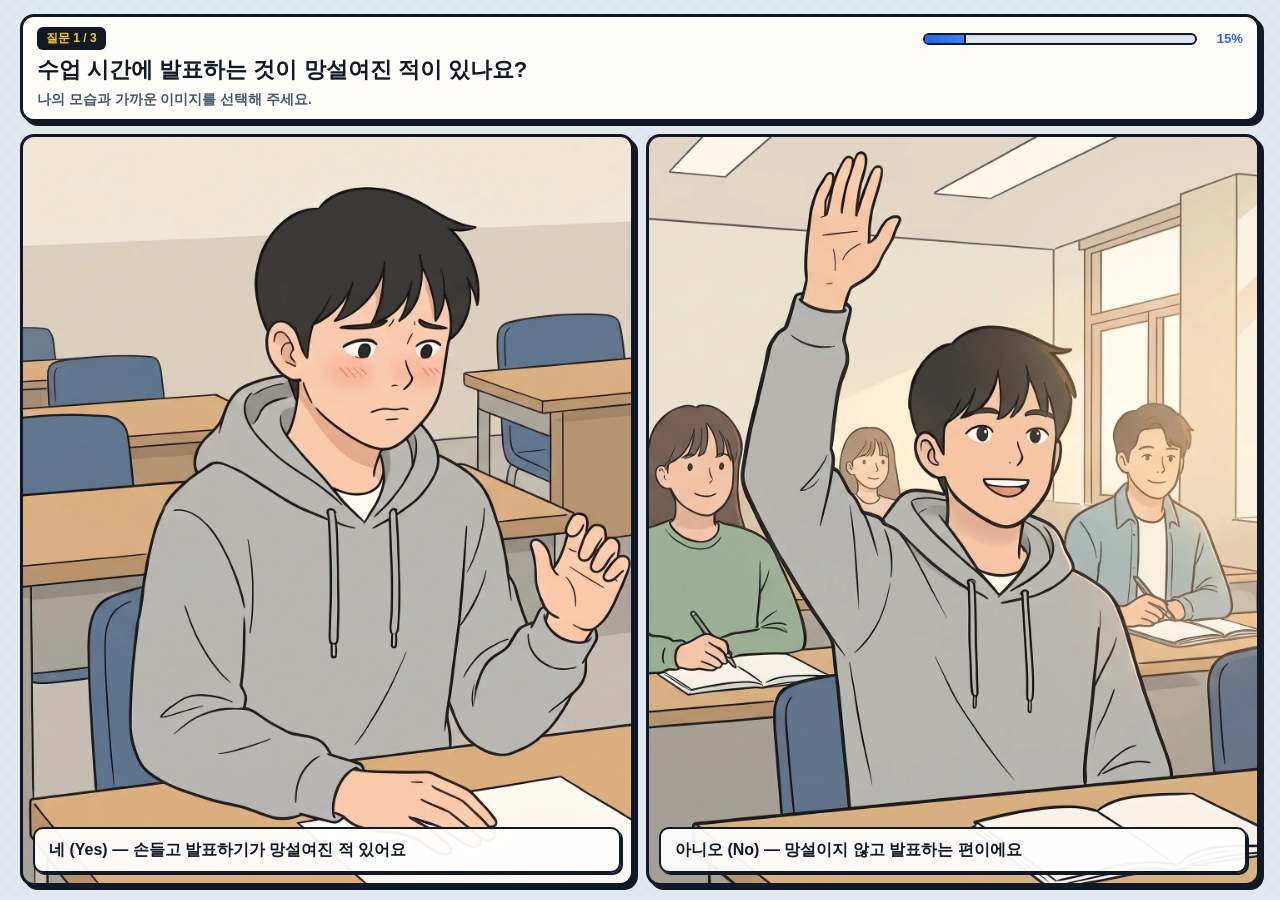
<file: index.html>
<!doctype html>
<html lang="ko">
  <head>
    <meta charset="UTF-8" />
    <meta name="viewport" content="width=device-width, initial-scale=1.0" />
    <title>질문 1 - 용기가 곧 배려다!</title>
    <link rel="stylesheet" href="common.css" />
  </head>
  <body>
    <div class="toon-page">
      <header class="narration-bar">
        <div class="header-top">
          <span class="step-tag" id="stepTag">질문 1 / 3</span>
          <div class="gauge-wrap">
            <div class="gauge-track">
              <div class="gauge-fill" id="gaugeFill" style="width: 15%"></div>
            </div>
            <span class="gauge-text" id="gaugeText">15%</span>
          </div>
          <button
            class="rewind-btn"
            id="backBtn"
            style="display: none"
            onclick="backToYn()"
          >
            ◀ 이전
          </button>
        </div>
        <h1 class="speech-question" id="qText">
          수업 시간에 발표하는 것이 망설여진 적이 있나요?
        </h1>
        <p class="speech-guide" id="qGuide">
          나의 모습과 가까운 이미지를 선택해 주세요.
        </p>
      </header>

      <main class="cut-stage">
        <div class="scene-anim" id="sceneYn">
          <div class="cut-grid cuts-2">
            <div class="toon-cut" onclick="pickYn(this, 'Yes')">
              <img src="images/1q_1.webp" alt="발표를 망설이는 모습" />
              <div class="sfx-stamp">망설임 💭</div>
              <div class="cut-dialogue">
                네 (Yes) — 손들고 발표하기가 망설여진 적 있어요
              </div>
            </div>

            <div class="toon-cut" onclick="pickYn(this, 'No')">
              <img src="images/1q_2.webp" alt="발표하는 모습" />
              <div class="sfx-stamp">적극 참여 🙋‍♂️</div>
              <div class="cut-dialogue">
                아니오 (No) — 망설이지 않고 발표하는 편이에요
              </div>
            </div>
          </div>
        </div>

        <div class="scene-anim" id="sceneReasons" style="display: none">
          <div class="cut-grid" id="reasonsCutGrid"></div>
        </div>
      </main>
    </div>

    <script>
      const q1Cuts = {
        Yes: [
          {
            text: '다른 사람들의 시선이 신경 쓰여서',
            sfx: '시선의식 👀',
            img: 'images/1q_y_1.webp',
          },
          {
            text: '답을 몰라서',
            sfx: '어려움 ❓',
            img: 'images/1q_y_2.webp',
          },
          {
            text: '자신이 없어서',
            sfx: '걱정 💦',
            img: 'images/1q_y_3.webp',
          },
          {
            text: '분위기를 깨뜨릴까 봐',
            sfx: '조심스러움 🤫',
            img: 'images/q1n_4.webp',
          },
          {
            text: '먼저 말하기 어색해서',
            sfx: '어색함 😅',
            img: 'images/q1n_5.webp',
          },
        ],
        No: [
          {
            text: '교수님이 민망하실까 봐',
            sfx: '배려 🤝',
            img: 'images/1q_n_1.webp',
          },
          {
            text: '나의 생각을 표현하고 싶어서',
            sfx: '의견표현 💡',
            img: 'images/1q_n_2.webp',
          },
          {
            text: '발표에 자신이 있어서',
            sfx: '자신감 ✨',
            img: 'images/1q_n_3.webp',
          },
          {
            text: '정답을 알아서',
            sfx: '명쾌함 🎯',
            img: 'images/1q_n_4.webp',
          },
        ],
      }

      function setGauge(percent) {
        document.getElementById('gaugeFill').style.width = percent + '%'
        document.getElementById('gaugeText').innerText = percent + '%'
      }

      function pickYn(cutEl, answer) {
        cutEl.classList.add('action-picked')
        sessionStorage.setItem('q1', answer)

        setTimeout(() => {
          setGauge(30)
          document.getElementById('sceneYn').style.display = 'none'
          document.getElementById('sceneReasons').style.display = 'flex'
          document.getElementById('backBtn').style.display = 'inline-block'
          document.getElementById('stepTag').innerText = '질문 1-1 / 3'
          document.getElementById('qText').innerText =
            answer === 'Yes'
              ? '발표가 망설여졌던 가장 큰 이유는 무엇인가요?'
              : '망설이지 않고 발표할 수 있었던 이유는 무엇인가요?'
          document.getElementById('qGuide').innerText =
            '가장 공감되는 이유 하나를 선택해 주세요.'

          const grid = document.getElementById('reasonsCutGrid')
          grid.className =
            'cut-grid ' + (answer === 'Yes' ? 'cuts-5' : 'cuts-4')
          grid.innerHTML = ''

          q1Cuts[answer].forEach((item) => {
            const div = document.createElement('div')
            div.className = 'toon-cut'
            div.innerHTML = `
          <img src="${item.img}" alt="${item.text}">
          <div class="sfx-stamp">${item.sfx}</div>
          <div class="cut-dialogue">${item.text}</div>
        `
            div.onclick = () => pickReasonAndNext(div, item.text)
            grid.appendChild(div)
          })
        }, 260)
      }

      function backToYn() {
        setGauge(15)
        document
          .querySelectorAll('#sceneYn .toon-cut')
          .forEach((el) => el.classList.remove('action-picked'))
        document.getElementById('sceneReasons').style.display = 'none'
        document.getElementById('sceneYn').style.display = 'flex'
        document.getElementById('backBtn').style.display = 'none'
        document.getElementById('stepTag').innerText = '질문 1 / 3'
        document.getElementById('qText').innerText =
          '수업 시간에 발표하는 것이 망설여진 적이 있나요?'
        document.getElementById('qGuide').innerText =
          '나의 모습과 가까운 이미지를 선택해 주세요.'
      }

      function pickReasonAndNext(cutEl, reasonText) {
        cutEl.classList.add('action-picked')
        sessionStorage.setItem('q1_reason', reasonText)
        setGauge(45)

        setTimeout(() => {
          document.body.classList.add('page-exit')
          setTimeout(() => {
            window.location.href = 'q2.html'
          }, 220)
        }, 260)
      }
    </script>
  </body>
</html>
</file>
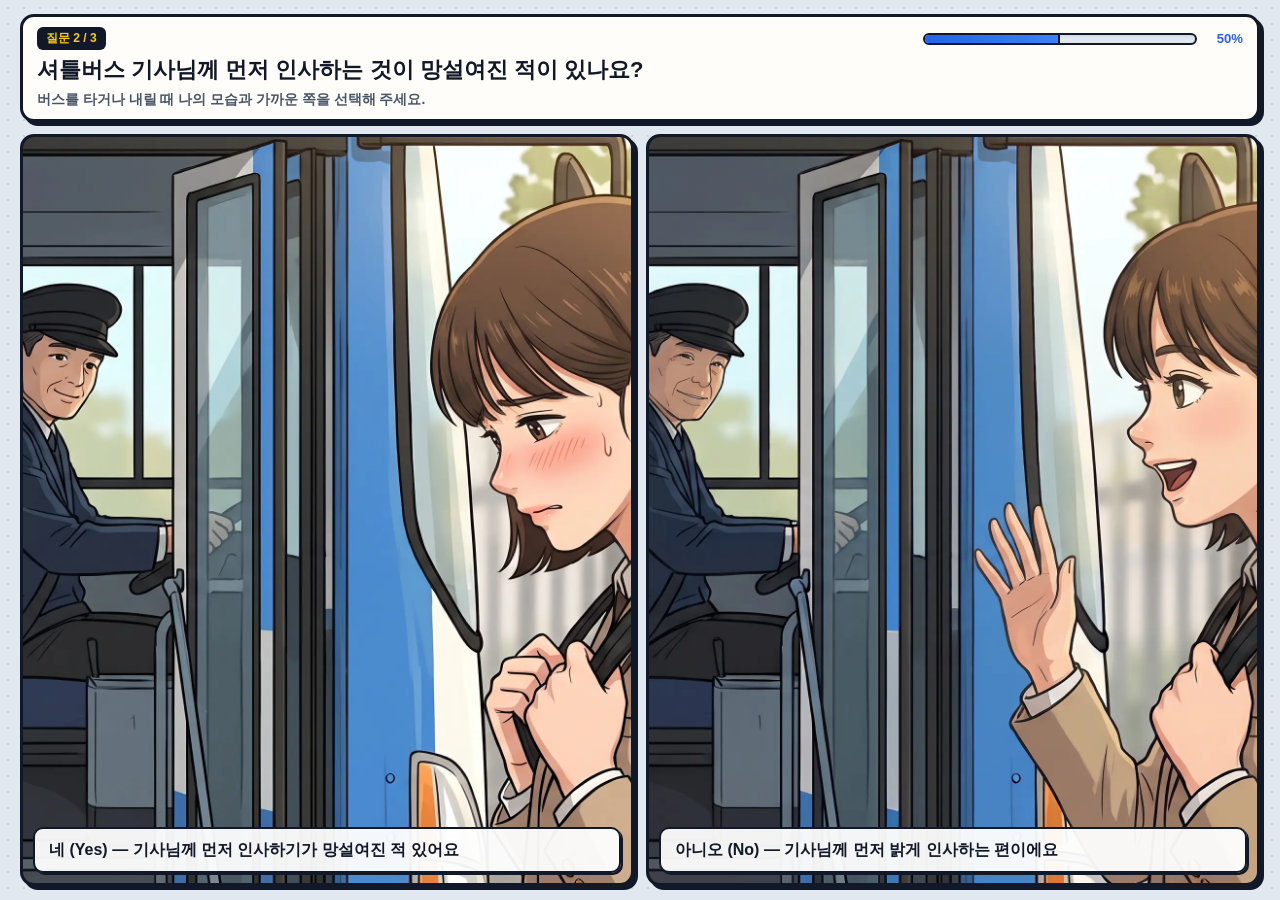
<file: q2.html>
<!doctype html>
<html lang="ko">
  <head>
    <meta charset="UTF-8" />
    <meta name="viewport" content="width=device-width, initial-scale=1.0" />
    <title>질문 2 - 용기가 곧 배려다!</title>
    <link rel="stylesheet" href="common.css" />
  </head>
  <body>
    <div class="toon-page">
      <header class="narration-bar">
        <div class="header-top">
          <span class="step-tag" id="stepTag">질문 2 / 3</span>
          <div class="gauge-wrap">
            <div class="gauge-track">
              <div class="gauge-fill" id="gaugeFill" style="width: 50%"></div>
            </div>
            <span class="gauge-text" id="gaugeText">50%</span>
          </div>
          <button
            class="rewind-btn"
            id="backBtn"
            style="display: none"
            onclick="backToYn()"
          >
            ◀ 이전
          </button>
        </div>
        <h1 class="speech-question" id="qText">
          셔틀버스 기사님께 먼저 인사하는 것이 망설여진 적이 있나요?
        </h1>
        <p class="speech-guide" id="qGuide">
          버스를 타거나 내릴 때 나의 모습과 가까운 쪽을 선택해 주세요.
        </p>
      </header>

      <main class="cut-stage">
        <div class="scene-anim" id="sceneYn">
          <div class="cut-grid cuts-2">
            <div class="toon-cut" onclick="pickYn(this, 'Yes')">
              <img src="images/q2_1.webp" alt="인사를 망설이는 모습" />
              <div class="sfx-stamp">망설임 💭</div>
              <div class="cut-dialogue">
                네 (Yes) — 기사님께 먼저 인사하기가 망설여진 적 있어요
              </div>
            </div>

            <div class="toon-cut" onclick="pickYn(this, 'No')">
              <img src="images/q2_2.webp" alt="밝게 인사하는 모습" />
              <div class="sfx-stamp">반가운 인사 👋</div>
              <div class="cut-dialogue">
                아니오 (No) — 기사님께 먼저 밝게 인사하는 편이에요
              </div>
            </div>
          </div>
        </div>

        <div class="scene-anim" id="sceneReasons" style="display: none">
          <div class="cut-grid cuts-3" id="reasonsCutGrid"></div>
        </div>
      </main>
    </div>

    <script>
      const q2Cuts = {
        Yes: [
          {
            text: '다른 사람들의 시선이 신경 쓰여서',
            sfx: '시선의식 👀',
            img: 'images/q2y_1.webp',
          },
          {
            text: '인사를 안 받아줄까 봐',
            sfx: '걱정 💧',
            img: 'images/q2y_2.webp',
          },
          {
            text: '어색해서',
            sfx: '어색함 😅',
            img: 'images/q2y_3.webp',
          },
        ],
        No: [
          {
            text: '감사한 마음을 표현하고 싶어서',
            sfx: '감사 표현 💖',
            img: 'images/q2n_1.webp',
          },
          {
            text: '인사는 기본적인 예의라고 생각해서',
            sfx: '기본 예의 ✨',
            img: 'images/q2n_2.webp',
          },
          {
            text: '인사가 습관이 되어서',
            sfx: '자연스러움 🌿',
            img: 'images/q2n_3.webp',
          },
        ],
      }

      function setGauge(percent) {
        document.getElementById('gaugeFill').style.width = percent + '%'
        document.getElementById('gaugeText').innerText = percent + '%'
      }

      function pickYn(cutEl, answer) {
        cutEl.classList.add('action-picked')
        sessionStorage.setItem('q2', answer)

        setTimeout(() => {
          setGauge(65)
          document.getElementById('sceneYn').style.display = 'none'
          document.getElementById('sceneReasons').style.display = 'flex'
          document.getElementById('backBtn').style.display = 'inline-block'
          document.getElementById('stepTag').innerText = '질문 2-1 / 3'
          document.getElementById('qText').innerText =
            answer === 'Yes'
              ? '기사님께 인사가 망설여졌던 이유는 무엇인가요?'
              : '망설이지 않고 먼저 인사할 수 있었던 이유는 무엇인가요?'
          document.getElementById('qGuide').innerText =
            '가장 공감되는 이유 하나를 선택해 주세요.'

          const grid = document.getElementById('reasonsCutGrid')
          grid.innerHTML = ''
          q2Cuts[answer].forEach((item) => {
            const div = document.createElement('div')
            div.className = 'toon-cut'
            div.innerHTML = `
          <img src="${item.img}" alt="${item.text}">
          <div class="sfx-stamp">${item.sfx}</div>
          <div class="cut-dialogue">${item.text}</div>
        `
            div.onclick = () => pickReasonAndNext(div, item.text)
            grid.appendChild(div)
          })
        }, 260)
      }

      function backToYn() {
        setGauge(50)
        document
          .querySelectorAll('#sceneYn .toon-cut')
          .forEach((el) => el.classList.remove('action-picked'))
        document.getElementById('sceneReasons').style.display = 'none'
        document.getElementById('sceneYn').style.display = 'flex'
        document.getElementById('backBtn').style.display = 'none'
        document.getElementById('stepTag').innerText = '질문 2 / 3'
        document.getElementById('qText').innerText =
          '셔틀버스 기사님께 먼저 인사하는 것이 망설여진 적이 있나요?'
        document.getElementById('qGuide').innerText =
          '버스를 타거나 내릴 때 나의 모습과 가까운 쪽을 선택해 주세요.'
      }

      function pickReasonAndNext(cutEl, reasonText) {
        cutEl.classList.add('action-picked')
        sessionStorage.setItem('q2_reason', reasonText)
        setGauge(75)

        setTimeout(() => {
          document.body.classList.add('page-exit')
          setTimeout(() => {
            window.location.href = 'q3.html'
          }, 220)
        }, 260)
      }
    </script>
  </body>
</html>
</file>
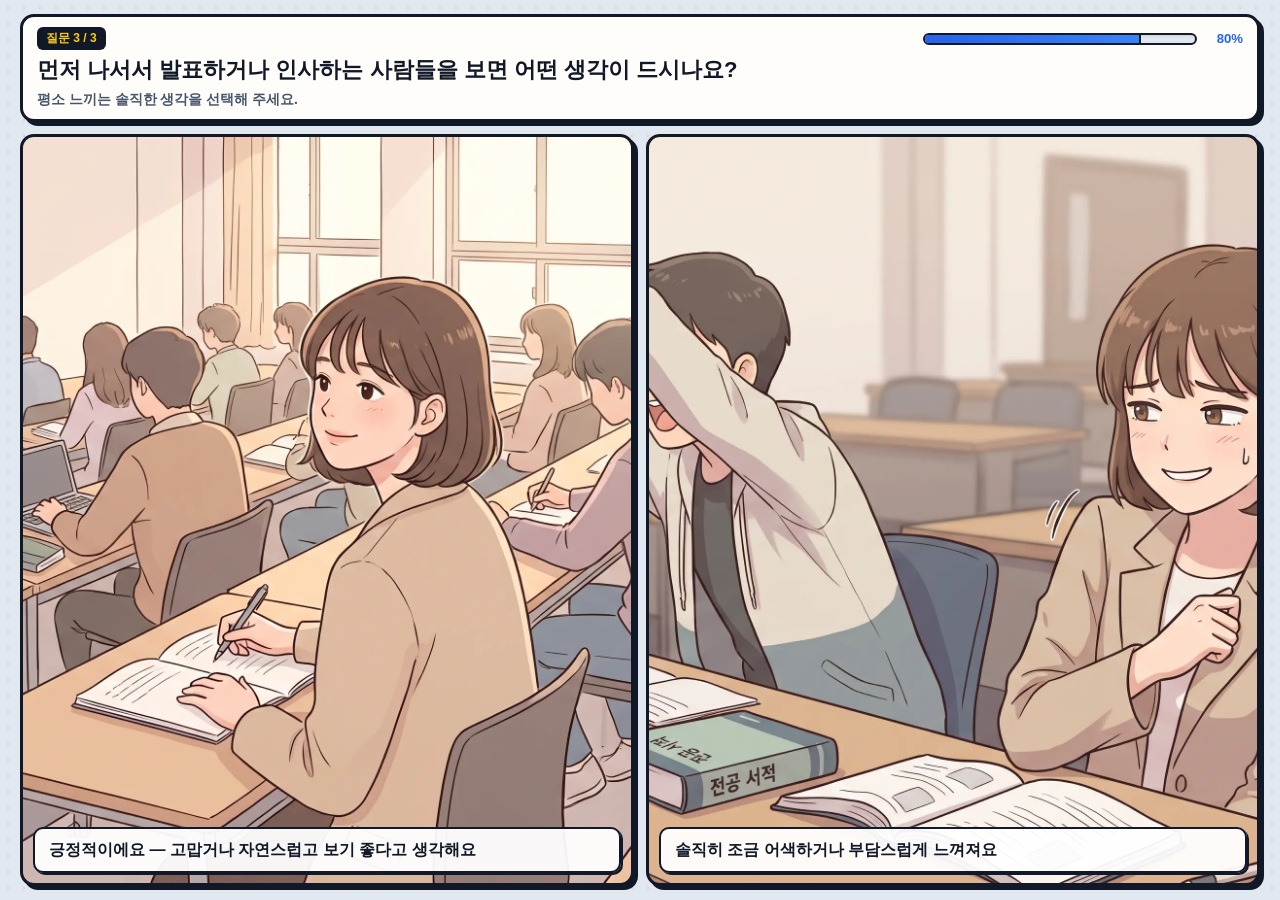
<file: q3.html>
<!doctype html>
<html lang="ko">
  <head>
    <meta charset="UTF-8" />
    <meta name="viewport" content="width=device-width, initial-scale=1.0" />
    <title>질문 3 - 용기가 곧 배려다!</title>
    <link rel="stylesheet" href="common.css" />
    <style>
      .comment-panel {
        max-width: 680px;
        width: 100%;
        margin: auto;
        background: var(--paper);
        border: 3px solid var(--ink);
        border-radius: 16px;
        padding: 20px;
        box-shadow: 5px 5px 0px var(--ink);
      }
      textarea {
        width: 100%;
        height: 90px;
        margin-top: 10px;
        padding: 12px;
        border: 2.5px solid var(--ink);
        border-radius: 10px;
        font-size: 0.92rem;
        font-weight: 600;
        resize: none;
      }
      .finish-btn {
        width: 100%;
        margin-top: 12px;
        padding: 15px;
        background: var(--yellow-point);
        color: var(--ink);
        border: 3px solid var(--ink);
        border-radius: 10px;
        font-size: 1rem;
        font-weight: 900;
        cursor: pointer;
        box-shadow: 4px 4px 0px var(--ink);
      }
    </style>
  </head>
  <body>
    <div class="toon-page">
      <header class="narration-bar">
        <div class="header-top">
          <span class="step-tag" id="stepTag">질문 3 / 3</span>
          <div class="gauge-wrap">
            <div class="gauge-track">
              <div class="gauge-fill" id="gaugeFill" style="width: 80%"></div>
            </div>
            <span class="gauge-text" id="gaugeText">80%</span>
          </div>
          <button
            class="rewind-btn"
            id="backBtn"
            style="display: none"
            onclick="resetQ3()"
          >
            ◀ 이전
          </button>
        </div>
        <h1 class="speech-question" id="qText">
          먼저 나서서 발표하거나 인사하는 사람들을 보면 어떤 생각이 드시나요?
        </h1>
        <p class="speech-guide" id="qGuide">
          평소 느끼는 솔직한 생각을 선택해 주세요.
        </p>
      </header>

      <main class="cut-stage">
        <div class="scene-anim" id="sceneInitial">
          <div class="cut-grid cuts-2">
            <div class="toon-cut" onclick="pickInitialQ3(this, 'positive')">
              <img src="images/q3_1.webp" alt="긍정적인 시선" />
              <div class="sfx-stamp">긍정적 😊</div>
              <div class="cut-dialogue">
                긍정적이에요 — 고맙거나 자연스럽고 보기 좋다고 생각해요
              </div>
            </div>

            <div class="toon-cut" onclick="pickInitialQ3(this, 'negative')">
              <img src="images/q3_2.webp" alt="부담스러운 시선" />
              <div class="sfx-stamp">어색함 😅</div>
              <div class="cut-dialogue">
                솔직히 조금 어색하거나 부담스럽게 느껴져요
              </div>
            </div>
          </div>
        </div>

        <div class="scene-anim" id="scenePosReasons" style="display: none">
          <div class="cut-grid cuts-4" id="posCutGrid"></div>
        </div>

        <div class="scene-anim" id="sceneFinal" style="display: none">
          <div class="comment-panel">
            <h2 style="font-size: 1.15rem; font-weight: 900">
              💌 [선택] 따뜻한 한마디를 남겨주세요
            </h2>
            <p
              style="
                font-size: 0.86rem;
                color: #475569;
                margin-top: 6px;
                font-weight: 600;
              "
            >
              용기 내어 발표하거나 인사하는 학우, 혹은 교수님·기사님께 전하고
              싶은 말이 있다면 자유롭게 적어주세요. (발표 자료에 익명으로
              소개됩니다)
            </p>
            <textarea
              id="q3Comment"
              placeholder="작성하지 않고 바로 아래 결과 보기 버튼을 누르셔도 됩니다."
            ></textarea>
            <button
              class="finish-btn"
              id="submitBtn"
              onclick="submitAndGoResult()"
            >
              설문 결과 및 통계 확인하기 →
            </button>
          </div>
        </div>
      </main>
    </div>

    <script>
      const SCRIPT_URL =
        'https://script.google.com/macros/s/AKfycbzf3IMvBPYKZ7VLX__5fBIijJ40fq38uoStBGErirW7-2QWHlMfZREZBoKVsTLGvXDz/exec'
      const FIVE_MIN_MS = 5 * 60 * 1000

      // [핵심 1] 학우가 3번 질문을 읽는 동안 백그라운드에서 5분 캐시 통계를 미리 받아옴
      ;(function prefetchStats() {
        if (
          SCRIPT_URL ===
          'https://script.google.com/macros/s/AKfycbzf3IMvBPYKZ7VLX__5fBIijJ40fq38uoStBGErirW7-2QWHlMfZREZBoKVsTLGvXDz/exec'
        )
          return
        const cachedTime = Number(localStorage.getItem('stats_cache_time') || 0)

        // 저장된 지 5분이 넘었거나 데이터가 없으면 백그라운드에서 미리 가져오기
        if (
          Date.now() - cachedTime > FIVE_MIN_MS ||
          !localStorage.getItem('stats_cache_data')
        ) {
          fetch(SCRIPT_URL)
            .then((res) => res.json())
            .then((stats) => {
              localStorage.setItem('stats_cache_data', JSON.stringify(stats))
              localStorage.setItem('stats_cache_time', String(Date.now()))
            })
            .catch((err) => console.warn('백그라운드 통계 프리패치 실패:', err))
        }
      })()

      const posCuts = [
        {
          text: '어색한 정적을 깨고 분위기를 살려줘서 오히려 고맙다',
          sfx: '고마움 👏',
          img: 'images/q3_p1.webp',
        },
        {
          text: '답이 조금 틀리더라도 용기 내어 참여하는 모습이 멋지다',
          sfx: '응원 ✨',
          img: 'images/q3_p2.webp',
        },
        {
          text: '밝게 인사하는 모습을 보면 나도 덩달아 기분이 좋아진다',
          sfx: '기분 좋음 🌱',
          img: 'images/q3y_3.webp',
        },
        {
          text: '전혀 이상하게 보지 않고 자연스러운 일상이라고 생각한다',
          sfx: '자연스러움 🙂',
          img: 'images/q3_p4.webp',
        },
      ]

      function setGauge(percent) {
        document.getElementById('gaugeFill').style.width = percent + '%'
        document.getElementById('gaugeText').innerText = percent + '%'
      }

      function pickInitialQ3(cutEl, type) {
        cutEl.classList.add('action-picked')
        sessionStorage.setItem('q3_type', type)

        setTimeout(() => {
          document.getElementById('sceneInitial').style.display = 'none'
          document.getElementById('backBtn').style.display = 'inline-block'

          if (type === 'negative') {
            sessionStorage.setItem(
              'q3_choice',
              '조금 어색하거나 부담스럽게 느껴진다',
            )
            openFinalScene()
          } else {
            setGauge(90)
            document.getElementById('scenePosReasons').style.display = 'flex'
            document.getElementById('stepTag').innerText = '질문 3-1 / 3'
            document.getElementById('qText').innerText =
              '그중 어떤 생각이 가장 크게 드시나요?'
            document.getElementById('qGuide').innerText =
              '가장 공감되는 생각 하나를 선택해 주세요.'

            const grid = document.getElementById('posCutGrid')
            grid.innerHTML = ''
            posCuts.forEach((item) => {
              const div = document.createElement('div')
              div.className = 'toon-cut'
              div.innerHTML = `
            <img src="${item.img}" alt="${item.text}">
            <div class="sfx-stamp">${item.sfx}</div>
            <div class="cut-dialogue">${item.text}</div>
          `
              div.onclick = () => {
                div.classList.add('action-picked')
                sessionStorage.setItem('q3_choice', item.text)
                setTimeout(openFinalScene, 240)
              }
              grid.appendChild(div)
            })
          }
        }, 240)
      }

      function openFinalScene() {
        setGauge(98)
        document.getElementById('scenePosReasons').style.display = 'none'
        document.getElementById('sceneFinal').style.display = 'flex'
        document.getElementById('stepTag').innerText = '설문 완료'
        document.getElementById('qText').innerText =
          '모든 질문에 응답해 주셨습니다!'
        document.getElementById('qGuide').innerText =
          '아래 버튼을 누르면 기다림 없이 즉시 결과가 공개됩니다.'
      }

      function resetQ3() {
        setGauge(80)
        document
          .querySelectorAll('.toon-cut')
          .forEach((el) => el.classList.remove('action-picked'))
        document.getElementById('scenePosReasons').style.display = 'none'
        document.getElementById('sceneFinal').style.display = 'none'
        document.getElementById('sceneInitial').style.display = 'flex'
        document.getElementById('backBtn').style.display = 'none'
        document.getElementById('stepTag').innerText = '질문 3 / 3'
        document.getElementById('qText').innerText =
          '먼저 나서서 발표하거나 인사하는 사람들을 보면 어떤 생각이 드시나요?'
        document.getElementById('qGuide').innerText =
          '평소 느끼는 솔직한 생각을 선택해 주세요.'
      }

      // [핵심 2] 제출 클릭 시 기다리지 않고(No await) 백그라운드 전송 후 0.1초 만에 즉시 페이지 이동!
      function submitAndGoResult() {
        setGauge(100)
        const btn = document.getElementById('submitBtn')
        btn.disabled = true
        sessionStorage.setItem(
          'q3_comment',
          document.getElementById('q3Comment').value,
        )
        sessionStorage.setItem('just_submitted', 'true') // 내 응답 +1 즉시 반영용 플래그

        const payload = {
          q1: sessionStorage.getItem('q1') || 'Yes',
          q1_reason:
            sessionStorage.getItem('q1_reason') ||
            '다른 사람들의 시선이 신경 쓰여서',
          q2: sessionStorage.getItem('q2') || 'Yes',
          q2_reason: sessionStorage.getItem('q2_reason') || '어색해서',
          q3_choice:
            sessionStorage.getItem('q3_choice') ||
            '어색한 정적을 깨고 분위기를 살려줘서 오히려 고맙다',
          q3_type: sessionStorage.getItem('q3_type') || 'positive',
          q3_comment: sessionStorage.getItem('q3_comment') || '',
        }

        if (SCRIPT_URL !== '여기에_웹앱_URL을_넣으세요') {
          // keepalive: true 옵션으로 페이지가 넘어가도 브라우저가 끝까지 시트에 데이터를 저장함
          fetch(SCRIPT_URL, {
            method: 'POST',
            mode: 'no-cors',
            keepalive: true,
            headers: { 'Content-Type': 'text/plain;charset=utf-8' },
            body: JSON.stringify(payload),
          }).catch((e) => console.warn(e))
        }

        // 서버 응답을 기다리지 않고 즉시 결과 창으로 전환!
        document.body.classList.add('page-exit')
        setTimeout(() => {
          window.location.href = 'result.html'
        }, 150)
      }
    </script>
  </body>
</html>
</file>
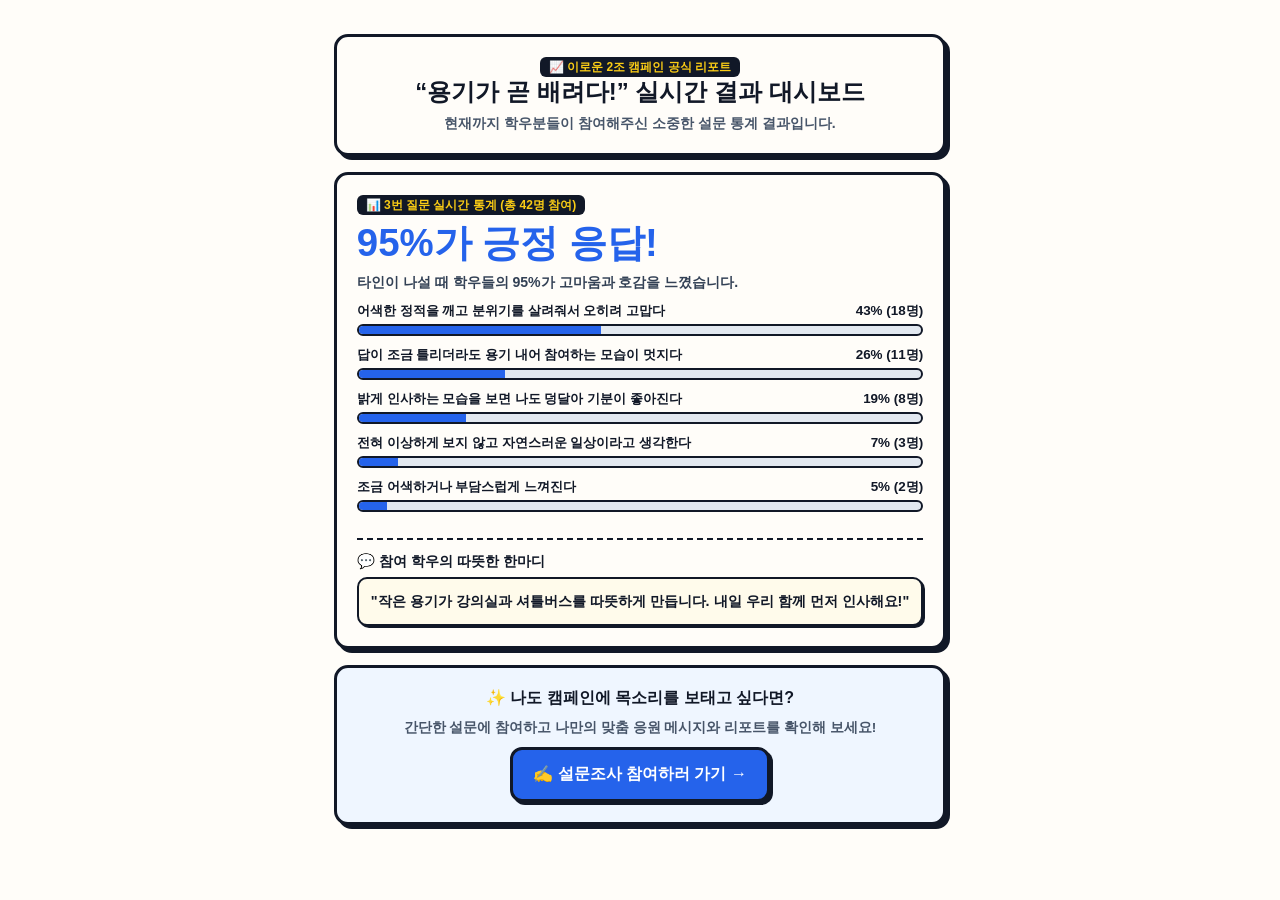
<file: report.html>
<!doctype html>
<html lang="ko">
  <head>
    <meta charset="UTF-8" />
    <meta name="viewport" content="width=device-width, initial-scale=1.0" />
    <title>캠페인 실시간 결과 리포트 - 용기가 곧 배려다!</title>
    <link rel="stylesheet" href="common.css" />
    <style>
      html,
      body {
        overflow-y: auto;
        height: auto;
        min-height: 100dvh;
        background: var(--paper);
      }
      .report-container {
        max-width: 700px;
        margin: 0 auto;
        padding: 20px 16px 40px 16px;
        display: flex;
        flex-direction: column;
        gap: 16px;
      }
      .report-header {
        background: var(--paper);
        border: 3px solid var(--ink);
        border-radius: 14px;
        padding: 20px;
        box-shadow: 4px 4px 0px var(--ink);
        text-align: center;
      }
      .report-header h1 {
        font-size: clamp(1.2rem, 2vw, 1.5rem);
        font-weight: 900;
        color: var(--ink);
        margin-bottom: 6px;
      }
      .report-header p {
        font-size: 0.88rem;
        font-weight: 700;
        color: #475569;
      }
      .stat-board {
        background: var(--paper);
        border: 3px solid var(--ink);
        border-radius: 14px;
        padding: 20px;
        box-shadow: 4px 4px 0px var(--ink);
        display: flex;
        flex-direction: column;
        gap: 12px;
      }
      .big-stat-num {
        font-size: clamp(2rem, 3vw, 2.5rem);
        font-weight: 900;
        color: var(--blue-accent);
        margin: 4px 0;
      }
      .bar-row {
        margin-top: 10px;
        font-size: 0.84rem;
        font-weight: 700;
      }
      .bar-track {
        height: 12px;
        background: #e2e8f0;
        border: 2px solid var(--ink);
        border-radius: 99px;
        overflow: hidden;
        margin-top: 4px;
      }
      .bar-fill {
        height: 100%;
        background: var(--blue-accent);
      }
      .speech-bubble-box {
        background: #ffffff;
        border: 2px solid var(--ink);
        border-radius: 10px;
        padding: 12px;
        font-size: 0.9rem;
        font-weight: 600;
        line-height: 1.45;
        box-shadow: 2px 2px 0px var(--ink);
      }
      /* 설문 참여 유도 CTA 버튼 스타일 */
      .cta-box {
        background: #eff6ff;
        border: 3px solid var(--ink);
        border-radius: 14px;
        padding: 20px;
        box-shadow: 4px 4px 0px var(--ink);
        text-align: center;
        display: flex;
        flex-direction: column;
        gap: 10px;
      }
      .cta-btn {
        display: inline-block;
        background: var(--blue-accent);
        color: #ffffff;
        padding: 14px 20px;
        border: 3px solid var(--ink);
        border-radius: 12px;
        font-size: 1rem;
        font-weight: 900;
        text-decoration: none;
        box-shadow: 3px 3px 0px var(--ink);
        transition: transform 0.1s ease;
      }
      .cta-btn:active {
        transform: translate(2px, 2px);
        box-shadow: 1px 1px 0px var(--ink);
      }
    </style>
  </head>
  <body>
    <div class="report-container">
      <!-- 상단 타이틀 섹션 -->
      <header class="report-header">
        <span class="step-tag">📈 이로운 2조 캠페인 공식 리포트</span>
        <h1>“용기가 곧 배려다!” 실시간 결과 대시보드</h1>
        <p>현재까지 학우분들이 참여해주신 소중한 설문 통계 결과입니다.</p>
      </header>

      <!-- 통계 본문 보드 -->
      <main class="stat-board" id="reportStatBoard">
        <div style="text-align: center; padding: 20px; font-weight: 800">
          실시간 통계 데이터를 불러오는 중입니다... ⏳
        </div>
      </main>

      <!-- 하단 설문 참여 유도 섹션 -->
      <section class="cta-box">
        <div style="font-weight: 900; font-size: 1rem; color: var(--ink)">
          ✨ 나도 캠페인에 목소리를 보태고 싶다면?
        </div>
        <p style="font-size: 0.85rem; font-weight: 700; color: #475569">
          간단한 설문에 참여하고 나만의 맞춤 응원 메시지와 리포트를 확인해
          보세요!
        </p>
        <div>
          <a href="index.html" class="cta-btn">
            ✍️ 설문조사 참여하러 가기 &rarr;
          </a>
        </div>
      </section>
    </div>

    <script>
      const SCRIPT_URL =
        'https://script.google.com/macros/s/AKfycbzf3IMvBPYKZ7VLX__5fBIijJ40fq38uoStBGErirW7-2QWHlMfZREZBoKVsTLGvXDz/exec'

      // 서버 연결 실패 시 보여줄 기본 Fallback 데이터
      const fallbackStats = {
        total: 42,
        positiveRate: 95,
        counts: {
          '어색한 정적을 깨고 분위기를 살려줘서 오히려 고맙다': 18,
          '답이 조금 틀리더라도 용기 내어 참여하는 모습이 멋지다': 11,
          '밝게 인사하는 모습을 보면 나도 덩달아 기분이 좋아진다': 8,
          '전혀 이상하게 보지 않고 자연스러운 일상이라고 생각한다': 3,
          '조금 어색하거나 부담스럽게 느껴진다': 2,
        },
        recentComments: [
          '작은 용기가 강의실과 셔틀버스를 따뜻하게 만듭니다. 내일 우리 함께 먼저 인사해요!',
        ],
      }

      function renderReportDashboard(stats) {
        let barsHtml = ''
        Object.entries(stats.counts || fallbackStats.counts).forEach(
          ([label, count]) => {
            const total = stats.total || 42
            const pct = total > 0 ? Math.round((count / total) * 100) : 0
            barsHtml += `
            <div class="bar-row">
              <div style="display:flex; justify-content:space-between;">
                <span>${label}</span><span>${pct}% (${count}명)</span>
              </div>
              <div class="bar-track"><div class="bar-fill" style="width:${pct}%"></div></div>
            </div>
          `
          },
        )

        const latestComment =
          stats.recentComments && stats.recentComments.length > 0
            ? stats.recentComments[0]
            : '작은 용기가 강의실과 셔틀버스를 따뜻하게 만듭니다!'

        document.getElementById('reportStatBoard').innerHTML = `
          <div>
            <span class="step-tag">📊 3번 질문 실시간 통계 (총 ${stats.total || 42}명 참여)</span>
            <div class="big-stat-num">${stats.positiveRate || 95}%가 긍정 응답!</div>
            <p style="font-size:0.88rem; font-weight:700; color:#334155; margin-bottom:8px;">
              타인이 나설 때 학우들의 <strong>${stats.positiveRate || 95}%가 고마움과 호감</strong>을 느꼈습니다.
            </p>
            ${barsHtml}
          </div>

          <div style="margin-top: 14px; padding-top: 12px; border-top: 2px dashed var(--ink);">
            <div style="font-weight:900; font-size:0.9rem; margin-bottom:6px;">💬 참여 학우의 따뜻한 한마디</div>
            <div class="speech-bubble-box" style="background:#fffbeb;">"${latestComment}"</div>
          </div>
        `
      }

      // 페이지 진입 시 5분 캐시가 적용된 최신 서버 통계를 즉시 가져옴
      fetch(SCRIPT_URL)
        .then((res) => res.json())
        .then((liveStats) => {
          renderReportDashboard(liveStats)
        })
        .catch((err) => {
          console.warn('서버 통계 로드 실패, 기본 데이터로 대체합니다.', err)
          const rawCache = localStorage.getItem('stats_cache_data')
          renderReportDashboard(rawCache ? JSON.parse(rawCache) : fallbackStats)
        })
    </script>
  </body>
</html>
</file>
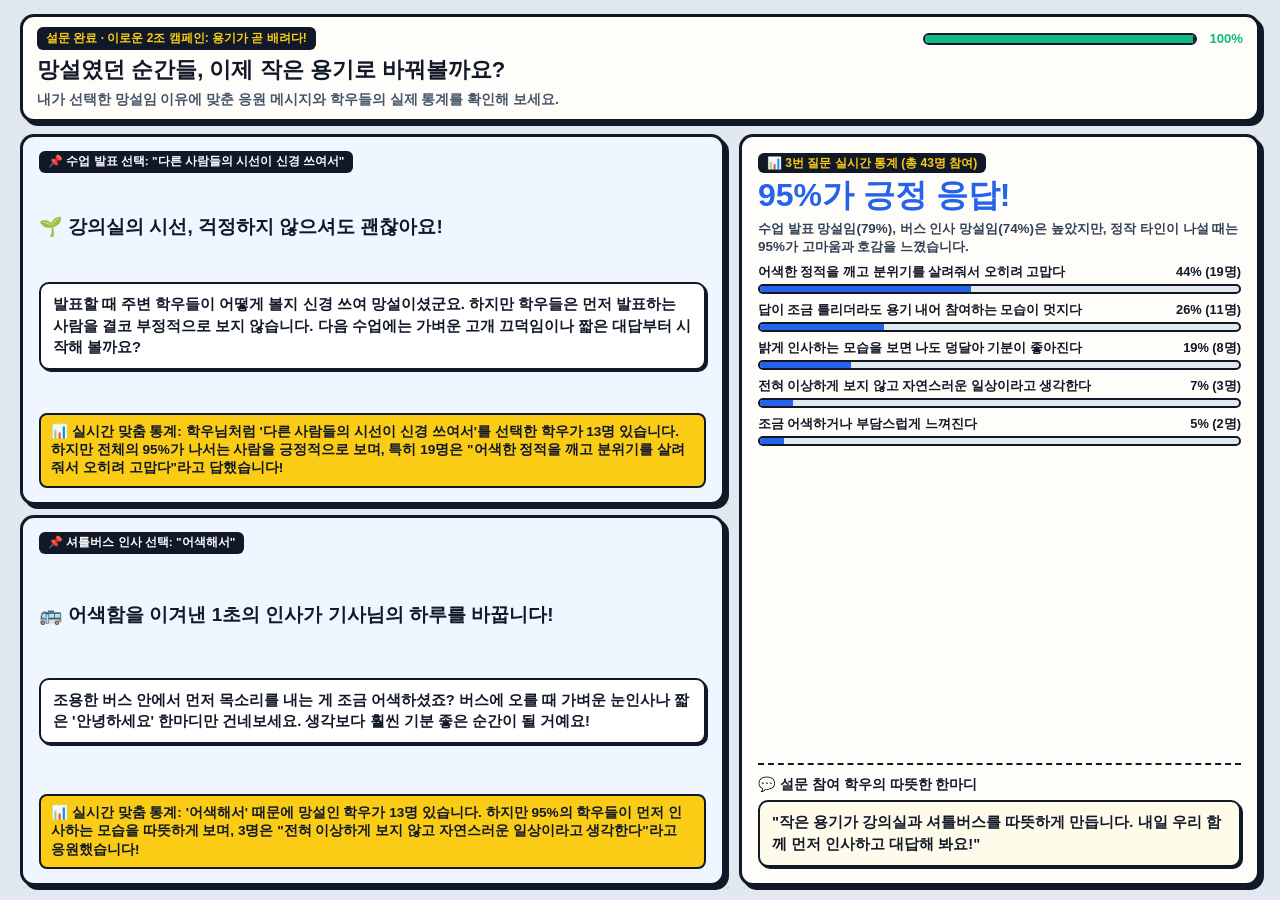
<file: result.html>
<!doctype html>
<html lang="ko">
  <head>
    <meta charset="UTF-8" />
    <meta name="viewport" content="width=device-width, initial-scale=1.0" />
    <title>설문 결과 - 용기가 곧 배려다!</title>
    <link rel="stylesheet" href="common.css" />
    <style>
      html,
      body {
        overflow-y: auto;
        height: auto;
        min-height: 100dvh;
      }
      @media (min-width: 900px) {
        html,
        body {
          height: 100dvh;
          overflow: hidden;
        }
      }

      .epilogue-grid {
        display: grid;
        grid-template-columns: 1fr;
        gap: 10px;
        flex: 1;
        min-height: 0;
      }
      @media (min-width: 900px) {
        .epilogue-grid {
          grid-template-columns: 1.15fr 0.85fr;
          gap: 14px;
        }
      }
      .custom-cards-col {
        display: flex;
        flex-direction: column;
        gap: 10px;
        min-height: 0;
      }
      .toon-result-card {
        background: var(--paper);
        border: 3px solid var(--ink);
        border-radius: 14px;
        padding: 14px 16px;
        box-shadow: 4px 4px 0px var(--ink);
        display: flex;
        flex-direction: column;
        justify-content: space-between;
        gap: 8px;
        flex: 1;
      }
      .card-courage {
        background: #eff6ff;
      }
      .card-thanks {
        background: #ecfdf5;
      }

      .choice-pill {
        display: inline-block;
        align-self: flex-start;
        background: var(--ink);
        color: #fff;
        font-size: 0.74rem;
        font-weight: 800;
        padding: 3px 9px;
        border-radius: 6px;
      }
      .result-headline {
        font-size: clamp(1rem, 1.6vw, 1.18rem);
        font-weight: 900;
        line-height: 1.3;
        color: var(--ink);
      }
      .speech-bubble-box {
        background: #ffffff;
        border: 2px solid var(--ink);
        border-radius: 10px;
        padding: 10px 12px;
        font-size: clamp(0.82rem, 1.2vw, 0.92rem);
        font-weight: 600;
        line-height: 1.45;
        box-shadow: 2px 2px 0px var(--ink);
      }
      .matched-stat-badge {
        background: var(--yellow-point);
        border: 2px solid var(--ink);
        border-radius: 8px;
        padding: 8px 10px;
        font-size: clamp(0.78rem, 1.1vw, 0.85rem);
        font-weight: 800;
        line-height: 1.35;
      }
      .stat-board {
        background: var(--paper);
        border: 3px solid var(--ink);
        border-radius: 14px;
        padding: 16px;
        box-shadow: 4px 4px 0px var(--ink);
        display: flex;
        flex-direction: column;
        justify-content: space-between;
      }
      .big-stat-num {
        font-size: clamp(1.7rem, 2.5vw, 2.2rem);
        font-weight: 900;
        color: var(--blue-accent);
        margin: 2px 0;
      }
      .bar-row {
        margin-top: 8px;
        font-size: 0.8rem;
        font-weight: 700;
      }
      .bar-track {
        height: 10px;
        background: #e2e8f0;
        border: 2px solid var(--ink);
        border-radius: 99px;
        overflow: hidden;
        margin-top: 3px;
      }
      .bar-fill {
        height: 100%;
        background: var(--blue-accent);
      }
    </style>
  </head>
  <body>
    <div class="toon-page">
      <header class="narration-bar">
        <div class="header-top">
          <span class="step-tag"
            >설문 완료 · 이로운 2조 캠페인: 용기가 곧 배려다!</span
          >
          <div class="gauge-wrap">
            <div class="gauge-track">
              <div
                class="gauge-fill"
                style="width: 100%; background: var(--green-thanks)"
              ></div>
            </div>
            <span class="gauge-text" style="color: var(--green-thanks)"
              >100%</span
            >
          </div>
        </div>
        <h1 class="speech-question" id="mainHeaderTitle"></h1>
        <p class="speech-guide" id="mainHeaderSub"></p>
      </header>

      <main class="epilogue-grid">
        <div class="custom-cards-col" id="customCardsCol"></div>
        <div class="stat-board" id="statBoard"></div>
      </main>
    </div>

    <script>
      const SCRIPT_URL =
        'https://script.google.com/macros/s/AKfycbzf3IMvBPYKZ7VLX__5fBIijJ40fq38uoStBGErirW7-2QWHlMfZREZBoKVsTLGvXDz/exec'

      const q1 = sessionStorage.getItem('q1') || 'Yes'
      const q1Reason =
        sessionStorage.getItem('q1_reason') ||
        '다른 사람들의 시선이 신경 쓰여서'
      const q2 = sessionStorage.getItem('q2') || 'Yes'
      const q2Reason = sessionStorage.getItem('q2_reason') || '어색해서'
      const q3Choice =
        sessionStorage.getItem('q3_choice') ||
        '어색한 정적을 깨고 분위기를 살려줘서 오히려 고맙다'
      const myComment = sessionStorage.getItem('q3_comment') || ''

      // 사전 조사 초기 데이터 (서버 미연동 시에도 내 응답을 즉시 합산해 동적으로 작동)
      const fallbackStats = {
        total: 42,
        q1YesRate: 79,
        q2YesRate: 74,
        positiveRate: 95,
        q1Reasons: {
          '다른 사람들의 시선이 신경 쓰여서': 12,
          '답을 몰라서': 6,
          '자신이 없어서': 5,
          '분위기를 깨뜨릴까 봐': 5,
          '먼저 말하기 어색해서': 5,
          '교수님이 민망하실까 봐': 4,
          '나의 생각을 표현하고 싶어서': 2,
          '발표에 자신이 있어서': 2,
          '정답을 알아서': 1,
        },
        q2Reasons: {
          '다른 사람들의 시선이 신경 쓰여서': 11,
          '인사를 안 받아줄까 봐': 8,
          어색해서: 12,
          '감사한 마음을 표현하고 싶어서': 5,
          '인사는 기본적인 예의라고 생각해서': 4,
          '인사가 습관이 되어서': 2,
        },
        counts: {
          '어색한 정적을 깨고 분위기를 살려줘서 오히려 고맙다': 18,
          '답이 조금 틀리더라도 용기 내어 참여하는 모습이 멋지다': 11,
          '밝게 인사하는 모습을 보면 나도 덩달아 기분이 좋아진다': 8,
          '전혀 이상하게 보지 않고 자연스러운 일상이라고 생각한다': 3,
          '조금 어색하거나 부담스럽게 느껴진다': 2,
        },
        recentComments: [],
      }

      // 로컬 테스트 시 내 선택을 초기 데이터에 +1 반영
      if (!sessionStorage.getItem('live_stats')) {
        fallbackStats.total += 1
        fallbackStats.q1Reasons[q1Reason] =
          (fallbackStats.q1Reasons[q1Reason] || 0) + 1
        fallbackStats.q2Reasons[q2Reason] =
          (fallbackStats.q2Reasons[q2Reason] || 0) + 1
        fallbackStats.counts[q3Choice] =
          (fallbackStats.counts[q3Choice] || 0) + 1
      }

      const q1FeedbackMap = {
        '다른 사람들의 시선이 신경 쓰여서': {
          title: '🌱 강의실의 시선, 걱정하지 않으셔도 괜찮아요!',
          message:
            '발표할 때 주변 학우들이 어떻게 볼지 신경 쓰여 망설이셨군요. 하지만 학우들은 먼저 발표하는 사람을 결코 부정적으로 보지 않습니다. 다음 수업에는 가벼운 고개 끄덕임이나 짧은 대답부터 시작해 볼까요?',
          matchKey: '어색한 정적을 깨고 분위기를 살려줘서 오히려 고맙다',
        },
        '답을 몰라서': {
          title: '🌱 정답이 아니어도 괜찮습니다, 참여 자체가 배려예요!',
          message:
            '틀린 답을 말할까 봐 망설이셨나요? 교수님과 학우들이 기다리는 건 완벽한 모범답안이 아니라 수업을 함께 만들어가는 작은 목소리입니다.',
          matchKey: '답이 조금 틀리더라도 용기 내어 참여하는 모습이 멋지다',
        },
        '자신이 없어서': {
          title: '🌱 완벽하지 않아도 당신의 목소리를 응원합니다!',
          message:
            '발표에 자신이 없어서 주저하셨군요. 처음부터 길게 말하지 않아도 괜찮습니다. 교수님의 질문에 눈을 맞추며 짧게 반응하는 작은 용기만으로도 충분합니다!',
          matchKey: '답이 조금 틀리더라도 용기 내어 참여하는 모습이 멋지다',
        },
        '분위기를 깨뜨릴까 봐': {
          title: '🌱 분위기를 깨는 게 아니라, 분위기를 살리는 역할입니다!',
          message:
            '조용한 강의실 분위기를 해칠까 봐 망설이셨나요? 사실 강의실의 모든 학우들이 누군가 먼저 어색한 침묵을 깨주기를 기다리고 있답니다.',
          matchKey: '어색한 정적을 깨고 분위기를 살려줘서 오히려 고맙다',
        },
        '먼저 말하기 어색해서': {
          title: '🌱 첫마디의 어색함 너머에 따뜻한 응원이 기다리고 있어요!',
          message:
            '조용한 수업 시간에 먼저 입을 떼는 건 누구에게나 어색합니다. 하지만 학우님의 짧은 대답 한마디가 교수님과 강의실 전체에 기분 좋은 활력을 선물합니다.',
          matchKey: '전혀 이상하게 보지 않고 자연스러운 일상이라고 생각한다',
        },
        '교수님이 민망하실까 봐': {
          title: '💌 교수님과 학우들이 당신의 따뜻한 배려에 감동했습니다!',
          message:
            '💌 [교수님의 감사 인사] "조용한 강의실에서 질문을 그냥 지나치지 않고 눈을 맞추며 대답해 준 그 마음이 정말 고맙습니다. 학생의 용기 있는 배려 덕분에 수업할 맛도 나고 큰 힘을 얻습니다!"',
          matchKey: '어색한 정적을 깨고 분위기를 살려줘서 오히려 고맙다',
        },
        '나의 생각을 표현하고 싶어서': {
          title: '💌 당당하게 생각을 나눠주신 덕분에 수업이 살아났습니다!',
          message:
            '💌 [함께 수업 듣는 학우의 감사 인사] "다들 눈치만 보고 있을 때 먼저 손을 들고 자신의 생각을 표현해 주셔서 정말 멋졌어요! 덕분에 강의실 공기가 훨씬 부드러워졌습니다."',
          matchKey: '답이 조금 틀리더라도 용기 내어 참여하는 모습이 멋지다',
        },
        '발표에 자신이 있어서': {
          title: '💌 당신의 든든한 자신감이 강의실에 활력을 불어넣습니다!',
          message:
            '💌 [교수님·학우들의 감사 인사] "망설임 없이 자신감 있게 발표를 이끌어 주셔서 고맙습니다! 학우님이 먼저 물꼬를 터주신 덕분에 다른 학우들도 편안하게 참여할 수 있었습니다."',
          matchKey: '어색한 정적을 깨고 분위기를 살려줘서 오히려 고맙다',
        },
        '정답을 알아서': {
          title: '💌 알고 있는 답을 기꺼이 나눠주신 멋진 배려, 고맙습니다!',
          message:
            '💌 [교수님의 감사 인사] "정답을 알고 있어도 망설이는 학생들이 많은데, 먼저 명쾌하게 대답해 주어 수업 흐름이 매끄럽게 이어졌습니다. 당신의 대답 한마디가 모두를 배려했습니다!"',
          matchKey: '어색한 정적을 깨고 분위기를 살려줘서 오히려 고맙다',
        },
      }

      const q2FeedbackMap = {
        '다른 사람들의 시선이 신경 쓰여서': {
          title: '🚌 셔틀버스 안의 시선, 사실은 모두가 미소 짓고 있어요!',
          message:
            '버스에 타는 다른 학우들의 시선이 신경 쓰여 기사님께 인사를 망설이셨군요. 하지만 실제로는 누군가 밝게 인사할 때 주변 학우들도 덩달아 기분이 좋아진다고 답했습니다!',
          matchKey: '밝게 인사하는 모습을 보면 나도 덩달아 기분이 좋아진다',
        },
        '인사를 안 받아줄까 봐': {
          title: '🚌 표현은 못 하셔도 기사님은 마음 깊이 고마워하십니다!',
          message:
            '기사님께서 운전 중이셔서 인사를 안 받아주실까 봐 걱정하셨나요? 기사님들은 학생들이 건네는 짧은 인사 한마디를 가장 큰 보람이자 에너지로 여기고 계십니다.',
          matchKey: '밝게 인사하는 모습을 보면 나도 덩달아 기분이 좋아진다',
        },
        어색해서: {
          title: '🚌 어색함을 이겨낸 1초의 인사가 기사님의 하루를 바꿉니다!',
          message:
            "조용한 버스 안에서 먼저 목소리를 내는 게 조금 어색하셨죠? 버스에 오를 때 가벼운 눈인사나 짧은 '안녕하세요' 한마디만 건네보세요. 생각보다 훨씬 기분 좋은 순간이 될 거예요!",
          matchKey: '전혀 이상하게 보지 않고 자연스러운 일상이라고 생각한다',
        },
        '감사한 마음을 표현하고 싶어서': {
          title: '💌 기사님께 전한 따뜻한 감사 인사, 그대로 감동이 되었습니다!',
          message:
            '💌 [셔틀버스 기사님의 감사 인사] "우리를 위해 운전해 주신다는 고마운 마음으로 건네준 \'안녕하세요, 감사합니다\' 한마디에 운전 피로가 눈 녹듯 사라집니다. 따뜻한 배려 덕분에 힘이 납니다!"',
          matchKey: '밝게 인사하는 모습을 보면 나도 덩달아 기분이 좋아진다',
        },
        '인사는 기본적인 예의라고 생각해서': {
          title: '💌 당연하게 실천한 예의가 누군가에겐 가장 큰 존중입니다!',
          message:
            '💌 [셔틀버스 기사님의 감사 인사] "기본적인 예의라며 잊지 않고 건네주는 밝은 인사가 운전석에서는 가장 큰 존중과 응원으로 다가옵니다. 예의 바르고 따뜻한 학생이 있어 늘 고맙습니다!"',
          matchKey: '밝게 인사하는 모습을 보면 나도 덩달아 기분이 좋아진다',
        },
        '인사가 습관이 되어서': {
          title: '💌 당신의 기분 좋은 인사 습관이 캠퍼스를 밝히고 있습니다!',
          message:
            '💌 [기사님·학우들의 감사 인사] "자연스러운 습관처럼 건네는 학우님의 밝은 인사가 셔틀버스 안의 공기를 따뜻하게 만들고 있습니다. 덕분에 뒤에 타는 학우들까지 함께 인사하게 됩니다!"',
          matchKey: '전혀 이상하게 보지 않고 자연스러운 일상이라고 생각한다',
        },
      }

      function renderPage(stats) {
        const headerTitle = document.getElementById('mainHeaderTitle')
        const headerSub = document.getElementById('mainHeaderSub')

        if (q1 === 'Yes' && q2 === 'Yes') {
          headerTitle.innerText =
            '망설였던 순간들, 이제 작은 용기로 바꿔볼까요?'
          headerSub.innerText =
            '내가 선택한 망설임 이유에 맞춘 응원 메시지와 학우들의 실제 통계를 확인해 보세요.'
        } else if (q1 === 'No' && q2 === 'No') {
          headerTitle.innerText =
            '당신의 용기 덕분에 우리가 매일 배려받고 있습니다!'
          headerSub.innerText =
            '먼저 나서서 발표하고 인사해 준 학우님께 도착한 감사 인사와 통계를 확인해 보세요.'
        } else {
          headerTitle.innerText =
            '이미 실천 중인 멋진 배려와, 앞으로 내디딜 작은 용기!'
          headerSub.innerText =
            '학우님이 선택한 각 상황별 맞춤 감사 인사와 용기 통계를 확인해 보세요.'
        }

        const q1Data =
          q1FeedbackMap[q1Reason] ||
          q1FeedbackMap['다른 사람들의 시선이 신경 쓰여서']
        const q2Data = q2FeedbackMap[q2Reason] || q2FeedbackMap['어색해서']

        // 내가 선택한 이유에 공감한 실시간 인원수 및 매칭되는 Q3 긍정 통계 수치 계산
        const q1SameCount =
          stats.q1Reasons && stats.q1Reasons[q1Reason]
            ? stats.q1Reasons[q1Reason]
            : 8
        const q2SameCount =
          stats.q2Reasons && stats.q2Reasons[q2Reason]
            ? stats.q2Reasons[q2Reason]
            : 9
        const q1MatchCount =
          stats.counts && stats.counts[q1Data.matchKey]
            ? stats.counts[q1Data.matchKey]
            : 15
        const q2MatchCount =
          stats.counts && stats.counts[q2Data.matchKey]
            ? stats.counts[q2Data.matchKey]
            : 10

        const q1StatText =
          q1 === 'Yes'
            ? `📊 실시간 맞춤 통계: 학우님처럼 '${q1Reason}'를 선택한 학우가 ${q1SameCount}명 있습니다. 하지만 전체의 ${stats.positiveRate}%가 나서는 사람을 긍정적으로 보며, 특히 ${q1MatchCount}명은 "${q1Data.matchKey}"라고 답했습니다!`
            : `📊 실시간 맞춤 통계: 학우님처럼 '${q1Reason}'로 용기를 낸 분이 ${q1SameCount}명 계십니다! 덕분에 학우들의 ${stats.positiveRate}%가 긍정적인 에너지를 얻고 있습니다.`

        const q2StatText =
          q2 === 'Yes'
            ? `📊 실시간 맞춤 통계: '${q2Reason}' 때문에 망설인 학우가 ${q2SameCount}명 있습니다. 하지만 ${stats.positiveRate}%의 학우들이 먼저 인사하는 모습을 따뜻하게 보며, ${q2MatchCount}명은 "${q2Data.matchKey}"라고 응원했습니다!`
            : `📊 실시간 맞춤 통계: '${q2Reason}'로 먼저 인사를 건넨 학우가 ${q2SameCount}명 계십니다! 함께 타는 학우들의 ${stats.positiveRate}%가 당신의 인사 덕분에 기분이 좋아진다고 답했습니다.`

        document.getElementById('customCardsCol').innerHTML = `
      <div class="toon-result-card ${q1 === 'Yes' ? 'card-courage' : 'card-thanks'}">
        <span class="choice-pill">📌 수업 발표 선택: "${q1Reason}"</span>
        <div class="result-headline">${q1Data.title}</div>
        <div class="speech-bubble-box">${q1Data.message}</div>
        <div class="matched-stat-badge">${q1StatText}</div>
      </div>

      <div class="toon-result-card ${q2 === 'Yes' ? 'card-courage' : 'card-thanks'}">
        <span class="choice-pill">📌 셔틀버스 인사 선택: "${q2Reason}"</span>
        <div class="result-headline">${q2Data.title}</div>
        <div class="speech-bubble-box">${q2Data.message}</div>
        <div class="matched-stat-badge">${q2StatText}</div>
      </div>
    `

        let barsHtml = ''
        Object.entries(stats.counts).forEach(([label, count]) => {
          const pct =
            stats.total > 0 ? Math.round((count / stats.total) * 100) : 0
          barsHtml += `
        <div class="bar-row">
          <div style="display:flex; justify-content:space-between;">
            <span>${label}</span><span>${pct}% (${count}명)</span>
          </div>
          <div class="bar-track"><div class="bar-fill" style="width:${pct}%"></div></div>
        </div>
      `
        })

        const latestComment = myComment
          ? myComment
          : stats.recentComments && stats.recentComments.length > 0
            ? stats.recentComments[0]
            : '작은 용기가 강의실과 셔틀버스를 따뜻하게 만듭니다. 내일 우리 함께 먼저 인사하고 대답해 봐요!'

        document.getElementById('statBoard').innerHTML = `
      <div>
        <span class="step-tag">📊 3번 질문 실시간 통계 (총 ${stats.total}명 참여)</span>
        <div class="big-stat-num">${stats.positiveRate}%가 긍정 응답!</div>
        <p style="font-size:0.84rem; font-weight:700; color:#334155; margin-bottom:6px;">
          수업 발표 망설임(${stats.q1YesRate}%), 버스 인사 망설임(${stats.q2YesRate}%)은 높았지만, 정작 타인이 나설 때는 <strong>${stats.positiveRate}%가 고마움과 호감</strong>을 느꼈습니다.
        </p>
        ${barsHtml}
      </div>

      <div style="margin-top: 12px; padding-top: 10px; border-top: 2px dashed var(--ink);">
        <div style="font-weight:900; font-size:0.88rem; margin-bottom:6px;">💬 설문 참여 학우의 따뜻한 한마디</div>
        <div class="speech-bubble-box" style="background:#fffbeb;">
          "${latestComment}"
        </div>
      </div>
    `
      }

      fetch(SCRIPT_URL)
        .then((res) => res.json())
        .then((liveStats) => {
          // 내 방금 제출분 즉시 반영
          if (sessionStorage.getItem('just_submitted') === 'true') {
            liveStats.total = (liveStats.total || 0) + 1
            liveStats.q1Reasons = liveStats.q1Reasons || {}
            liveStats.q2Reasons = liveStats.q2Reasons || {}
            liveStats.counts = liveStats.counts || {}

            liveStats.q1Reasons[q1Reason] =
              (liveStats.q1Reasons[q1Reason] || 0) + 1
            liveStats.q2Reasons[q2Reason] =
              (liveStats.q2Reasons[q2Reason] || 0) + 1
            liveStats.counts[q3Choice] = (liveStats.counts[q3Choice] || 0) + 1
            sessionStorage.removeItem('just_submitted')
          }
          renderPage(liveStats)
        })
        .catch((err) => {
          console.warn('서버 통계 로드 실패, 캐시 데이터로 대체합니다.', err)
          const rawCache = localStorage.getItem('stats_cache_data')
          renderPage(rawCache ? JSON.parse(rawCache) : fallbackStats)
        })
    </script>
  </body>
</html>
</file>
<file: common.css>
:root {
  --ink: #111827;
  --paper: #fffdf9;
  --bg-main: #e2e8f0;
  --blue-accent: #2563eb;
  --yellow-point: #facc15;
  --green-thanks: #10b981;
}

* {
  box-sizing: border-box;
  margin: 0;
  padding: 0;
  font-family:
    'Pretendard',
    -apple-system,
    BlinkMacSystemFont,
    sans-serif;
  -webkit-tap-highlight-color: transparent;
}

html,
body {
  width: 100%;
  height: 100dvh;
  overflow: hidden;
  background-color: var(--bg-main);
  background-image: radial-gradient(#cbd5e1 1.2px, transparent 1.2px);
  background-size: 16px 16px;
  color: var(--ink);
}

body {
  padding: 8px;
  display: flex;
  flex-direction: column;
  transition:
    opacity 0.25s ease,
    transform 0.25s ease;
}

body.page-exit {
  opacity: 0;
  transform: scale(0.98);
}

.toon-page {
  width: 100%;
  max-width: 1240px;
  height: 100%;
  margin: 0 auto;
  display: flex;
  flex-direction: column;
  gap: 8px;
  min-height: 0;
}

/* 상단 질문 헤더 + % 진행률 게이지 */
.narration-bar {
  flex-shrink: 0;
  background: var(--paper);
  border: 3px solid var(--ink);
  border-radius: 14px;
  padding: 10px 14px;
  box-shadow: 4px 4px 0px var(--ink);
  display: flex;
  flex-direction: column;
  gap: 6px;
}

.header-top {
  display: flex;
  justify-content: space-between;
  align-items: center;
  gap: 10px;
}

.step-tag {
  flex-shrink: 0;
  background: var(--ink);
  color: var(--yellow-point);
  font-size: 0.75rem;
  font-weight: 900;
  padding: 3px 9px;
  border-radius: 6px;
}

/* 진행사항 % 게이지 스타일 */
.gauge-wrap {
  flex: 1;
  max-width: 320px;
  display: flex;
  align-items: center;
  gap: 8px;
  margin-left: auto;
}

.gauge-track {
  flex: 1;
  height: 12px;
  background: #e2e8f0;
  border: 2px solid var(--ink);
  border-radius: 99px;
  overflow: hidden;
  box-shadow: inset 0 1px 3px rgba(0, 0, 0, 0.1);
}

.gauge-fill {
  height: 100%;
  background: linear-gradient(90deg, var(--blue-accent), #3b82f6);
  border-right: 2px solid var(--ink);
  width: 0%;
  transition: width 0.4s cubic-bezier(0.22, 1, 0.36, 1);
}

.gauge-text {
  font-size: 0.82rem;
  font-weight: 900;
  color: var(--blue-accent);
  min-width: 38px;
  text-align: right;
}

.rewind-btn {
  flex-shrink: 0;
  background: var(--paper);
  border: 2px solid var(--ink);
  border-radius: 6px;
  padding: 3px 10px;
  font-size: 0.76rem;
  font-weight: 800;
  cursor: pointer;
  box-shadow: 2px 2px 0px var(--ink);
}
.rewind-btn:hover {
  background: var(--yellow-point);
}

.speech-question {
  font-size: clamp(1rem, 2vw, 1.38rem);
  font-weight: 900;
  line-height: 1.3;
  word-break: keep-all;
}

.speech-guide {
  font-size: clamp(0.76rem, 1.3vw, 0.86rem);
  color: #475569;
  font-weight: 600;
}

/* 선택지 스테이지 */
.cut-stage {
  flex: 1;
  min-height: 0;
  display: flex;
  flex-direction: column;
}

.scene-anim {
  flex: 1;
  min-height: 0;
  display: flex;
  flex-direction: column;
  animation: cutIn 0.25s cubic-bezier(0.22, 1, 0.36, 1);
}

@keyframes cutIn {
  from {
    opacity: 0;
    transform: translateY(8px);
  }
  to {
    opacity: 1;
    transform: translateY(0);
  }
}

.cut-grid {
  flex: 1;
  min-height: 0;
  width: 100%;
  display: grid;
  gap: 8px;
}

.cuts-2 {
  grid-template-columns: 1fr;
  grid-template-rows: repeat(2, minmax(0, 1fr));
}
.cuts-3 {
  grid-template-columns: 1fr;
  grid-template-rows: repeat(3, minmax(0, 1fr));
}
.cuts-4 {
  grid-template-columns: repeat(2, minmax(0, 1fr));
  grid-template-rows: repeat(2, minmax(0, 1fr));
}
.cuts-5 {
  grid-template-columns: repeat(2, minmax(0, 1fr));
  grid-template-rows: repeat(3, minmax(0, 1fr));
}
.cuts-5 .toon-cut:nth-child(5) {
  grid-column: 1 / -1;
}

@media (min-width: 768px) {
  body {
    padding: 14px;
  }
  .toon-page {
    gap: 12px;
  }
  .cut-grid {
    gap: 12px;
  }

  .cuts-2 {
    grid-template-columns: repeat(2, minmax(0, 1fr));
    grid-template-rows: minmax(0, 1fr);
  }
  .cuts-3 {
    grid-template-columns: repeat(3, minmax(0, 1fr));
    grid-template-rows: minmax(0, 1fr);
  }
  .cuts-4 {
    grid-template-columns: repeat(2, minmax(0, 1fr));
    grid-template-rows: repeat(2, minmax(0, 1fr));
  }
  .cuts-5 {
    grid-template-columns: repeat(6, minmax(0, 1fr));
    grid-template-rows: repeat(2, minmax(0, 1fr));
  }
  .cuts-5 .toon-cut:nth-child(1),
  .cuts-5 .toon-cut:nth-child(2),
  .cuts-5 .toon-cut:nth-child(3) {
    grid-column: span 2;
  }
  .cuts-5 .toon-cut:nth-child(4),
  .cuts-5 .toon-cut:nth-child(5) {
    grid-column: span 3;
  }
}

.toon-cut {
  position: relative;
  min-height: 0;
  height: 100%;
  border: 3px solid var(--ink);
  border-radius: 14px;
  background: #000;
  overflow: hidden;
  cursor: pointer;
  box-shadow: 4px 4px 0px var(--ink);
  display: flex;
  flex-direction: column;
  justify-content: flex-end;
  transition:
    transform 0.2s cubic-bezier(0.34, 1.56, 0.64, 1),
    box-shadow 0.2s ease;
}

.toon-cut img {
  position: absolute;
  inset: 0;
  width: 100%;
  height: 100%;
  object-fit: cover;
  transition:
    transform 0.35s ease,
    filter 0.25s ease;
}

.toon-cut:hover {
  transform: translate(-2px, -2px);
  box-shadow: 6px 6px 0px var(--ink);
}
.toon-cut:hover img {
  transform: scale(1.05);
}

.toon-cut.action-picked {
  border-color: var(--yellow-point);
  box-shadow:
    0 0 0 3px var(--ink),
    6px 6px 0px var(--ink);
  transform: scale(0.98);
}
.toon-cut.action-picked img {
  transform: scale(1.1);
  filter: brightness(1.08);
}

.sfx-stamp {
  position: absolute;
  top: 8px;
  right: 8px;
  background: var(--yellow-point);
  color: var(--ink);
  border: 2px solid var(--ink);
  padding: 4px 10px;
  border-radius: 99px;
  font-weight: 900;
  font-size: clamp(0.72rem, 1.2vw, 0.85rem);
  box-shadow: 2px 2px 0px var(--ink);
  transform: scale(0) rotate(-6deg);
  transition: transform 0.25s cubic-bezier(0.34, 1.56, 0.64, 1);
  z-index: 3;
}

.toon-cut:hover .sfx-stamp {
  transform: scale(0.95) rotate(-4deg);
}
.toon-cut.action-picked .sfx-stamp {
  transform: scale(1.08) rotate(4deg);
  background: #fff;
}

.cut-dialogue {
  position: relative;
  z-index: 2;
  margin: 6px;
  padding: 8px 10px;
  background: rgba(255, 255, 255, 0.94);
  border: 2px solid var(--ink);
  border-radius: 10px;
  box-shadow: 2px 2px 0px var(--ink);
  font-size: clamp(0.8rem, 1.4vw, 1rem);
  font-weight: 800;
  line-height: 1.25;
  word-break: keep-all;
  transition:
    background 0.2s,
    transform 0.2s;
}

@media (min-width: 768px) {
  .cut-dialogue {
    margin: 10px;
    padding: 11px 14px;
  }
}

.toon-cut.action-picked .cut-dialogue {
  background: var(--yellow-point);
  transform: translateY(-2px);
}
</file>
